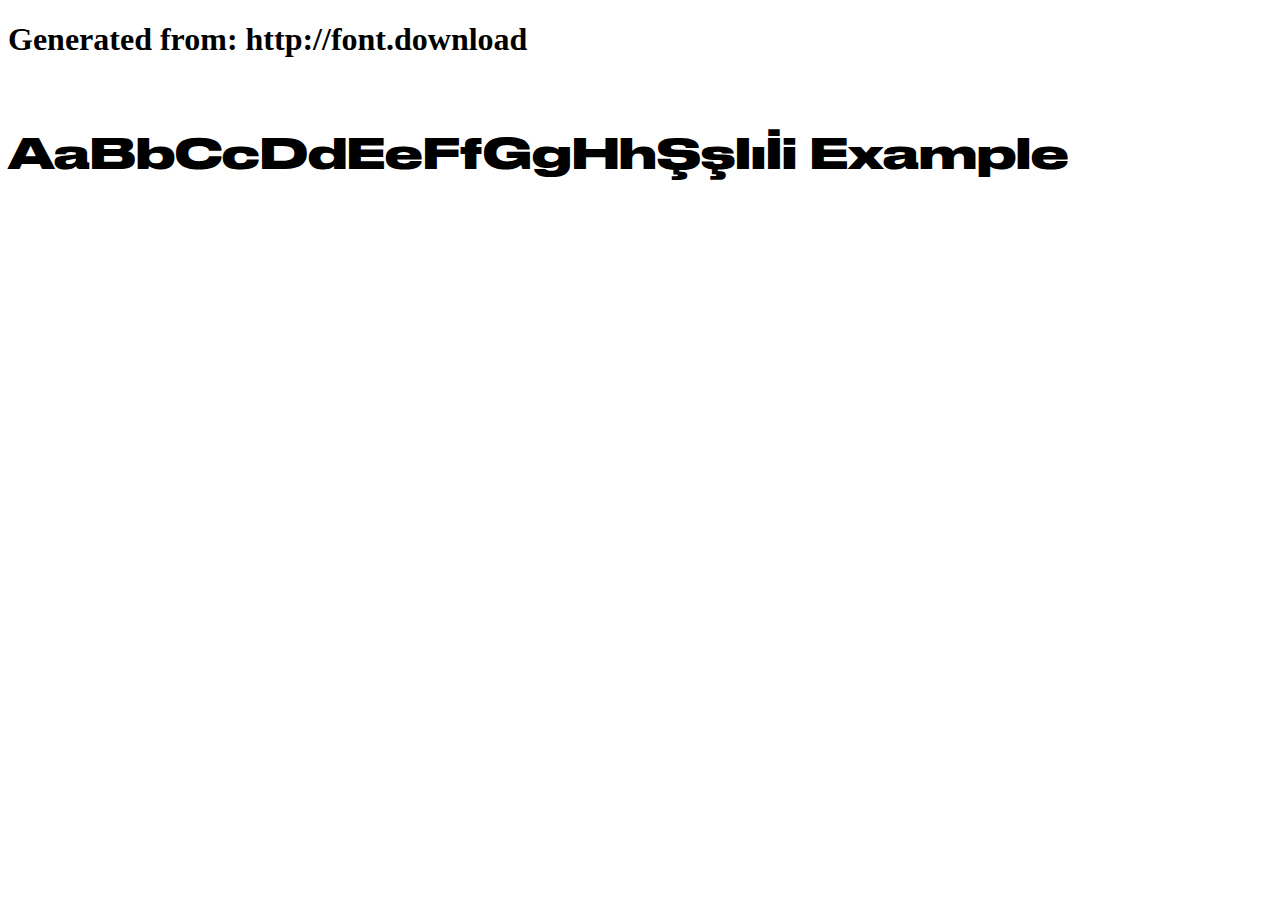
<file: fonts/drukWide/example.html>
<!DOCTYPE html>
<html xmlns="http://www.w3.org/1999/xhtml">
<head>
    <meta http-equiv="Content-Type" content="text/html; charset=utf-8"/>
    <link rel="stylesheet" type="text/css"
          href="style.css"/>
</head>

<body>

<h1>Generated from: http://font.download</h1><br/>
<h1 style="font-family:'Druk Wide Bold Bold';font-weight:normal;font-size:42px">AaBbCcDdEeFfGgHhŞşIıİi Example</h1>


</body>
</html>
</file>
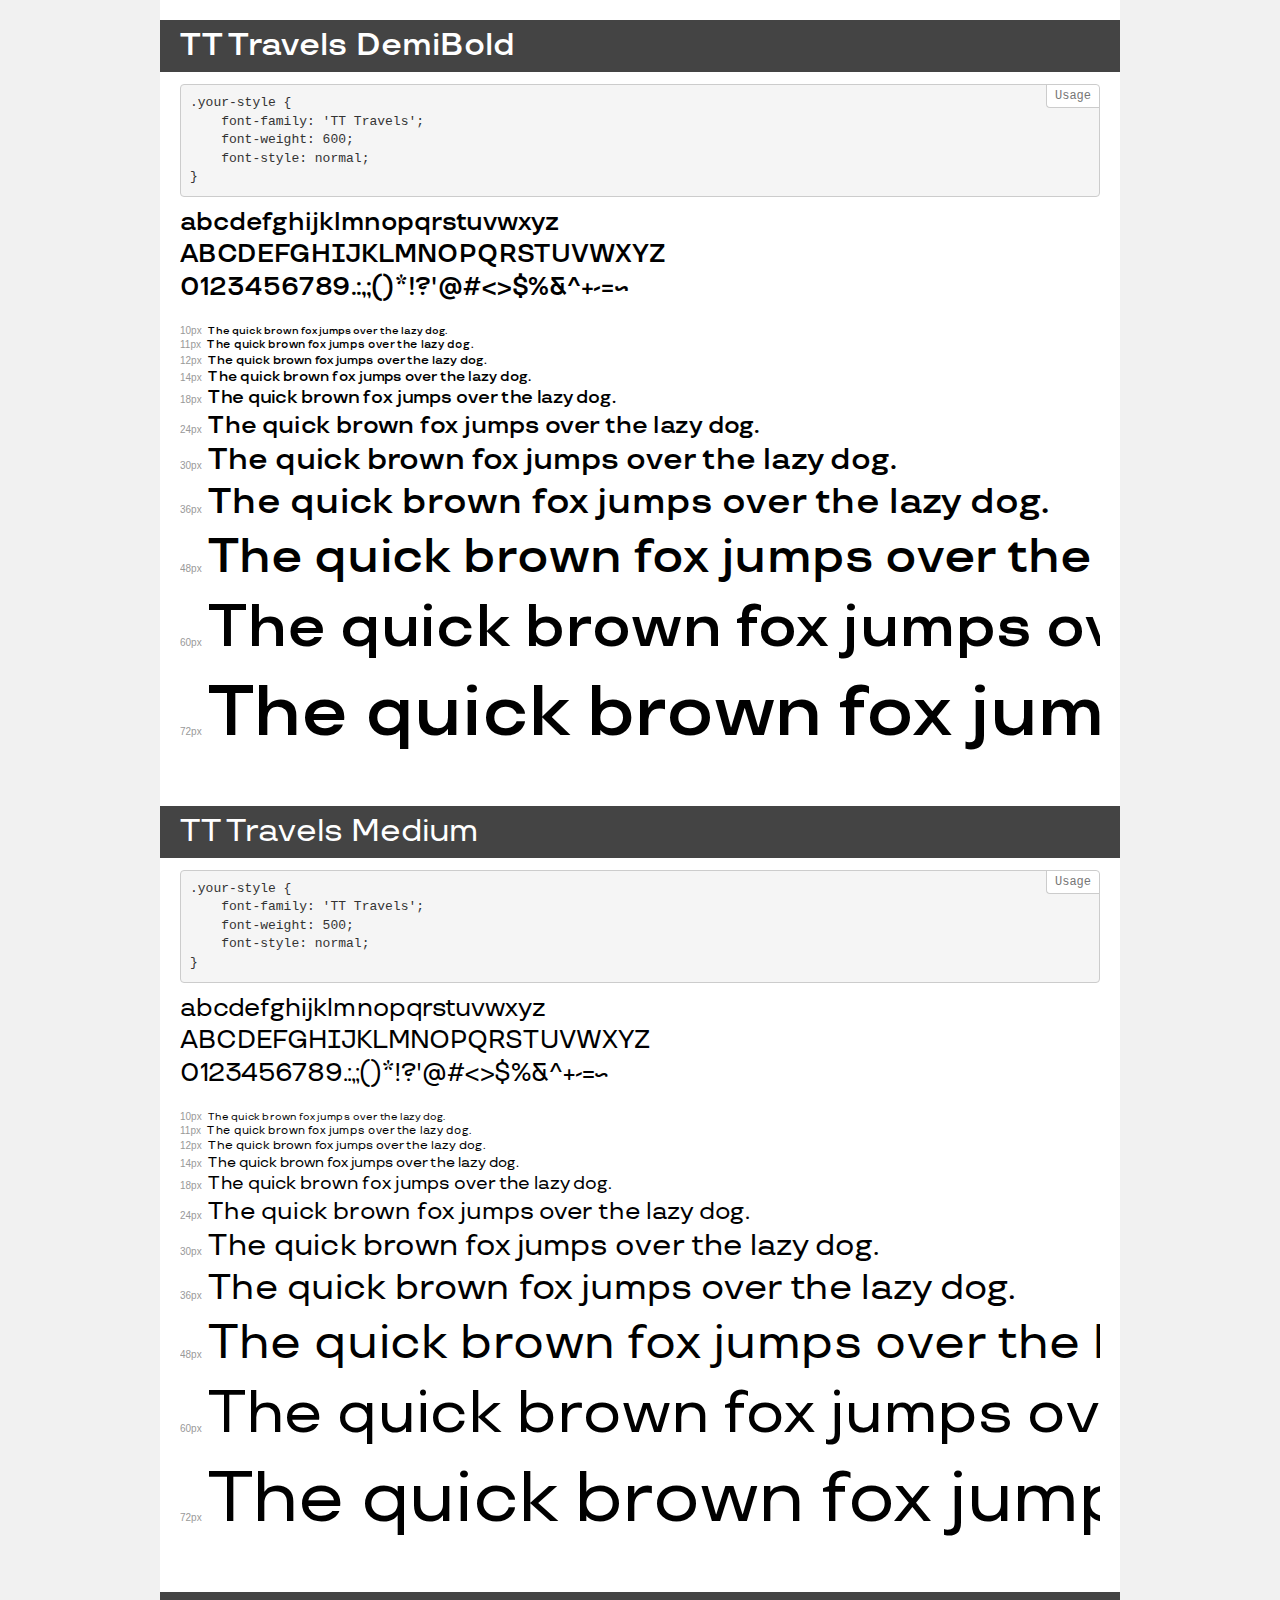
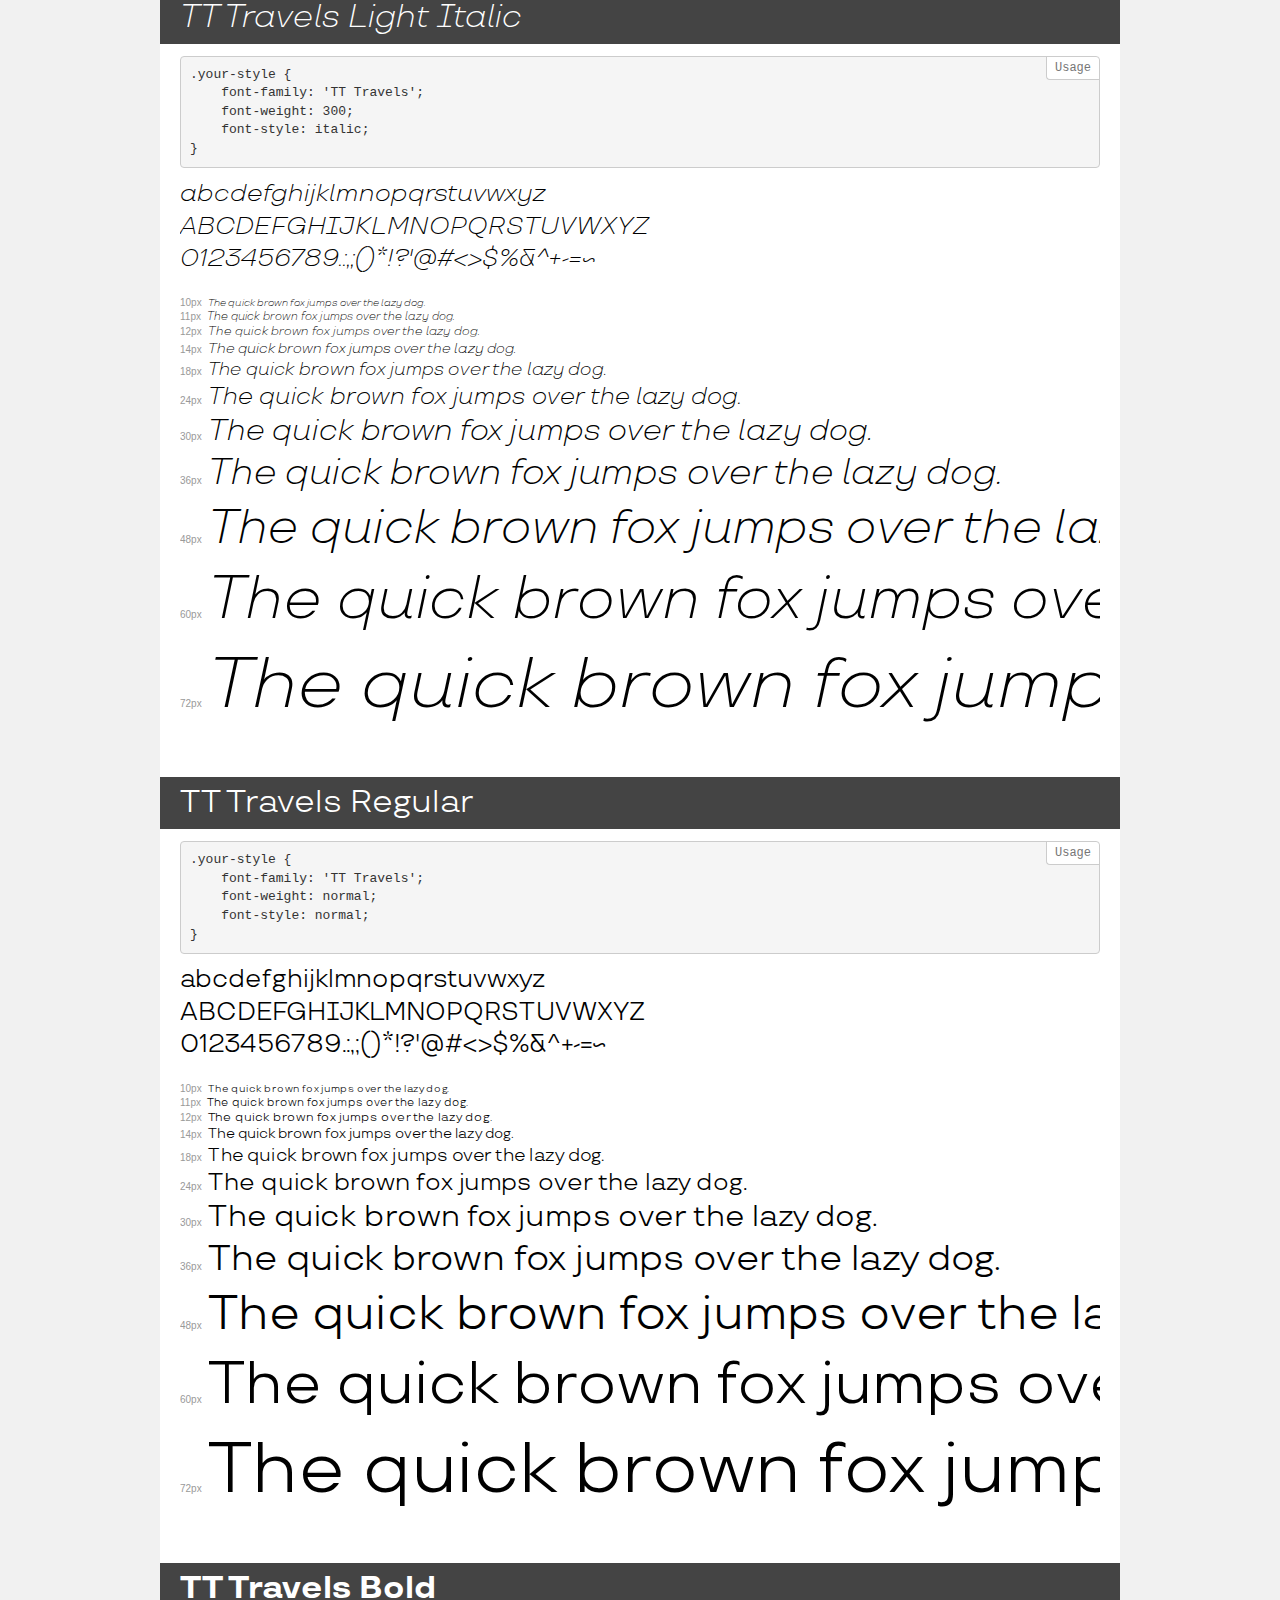
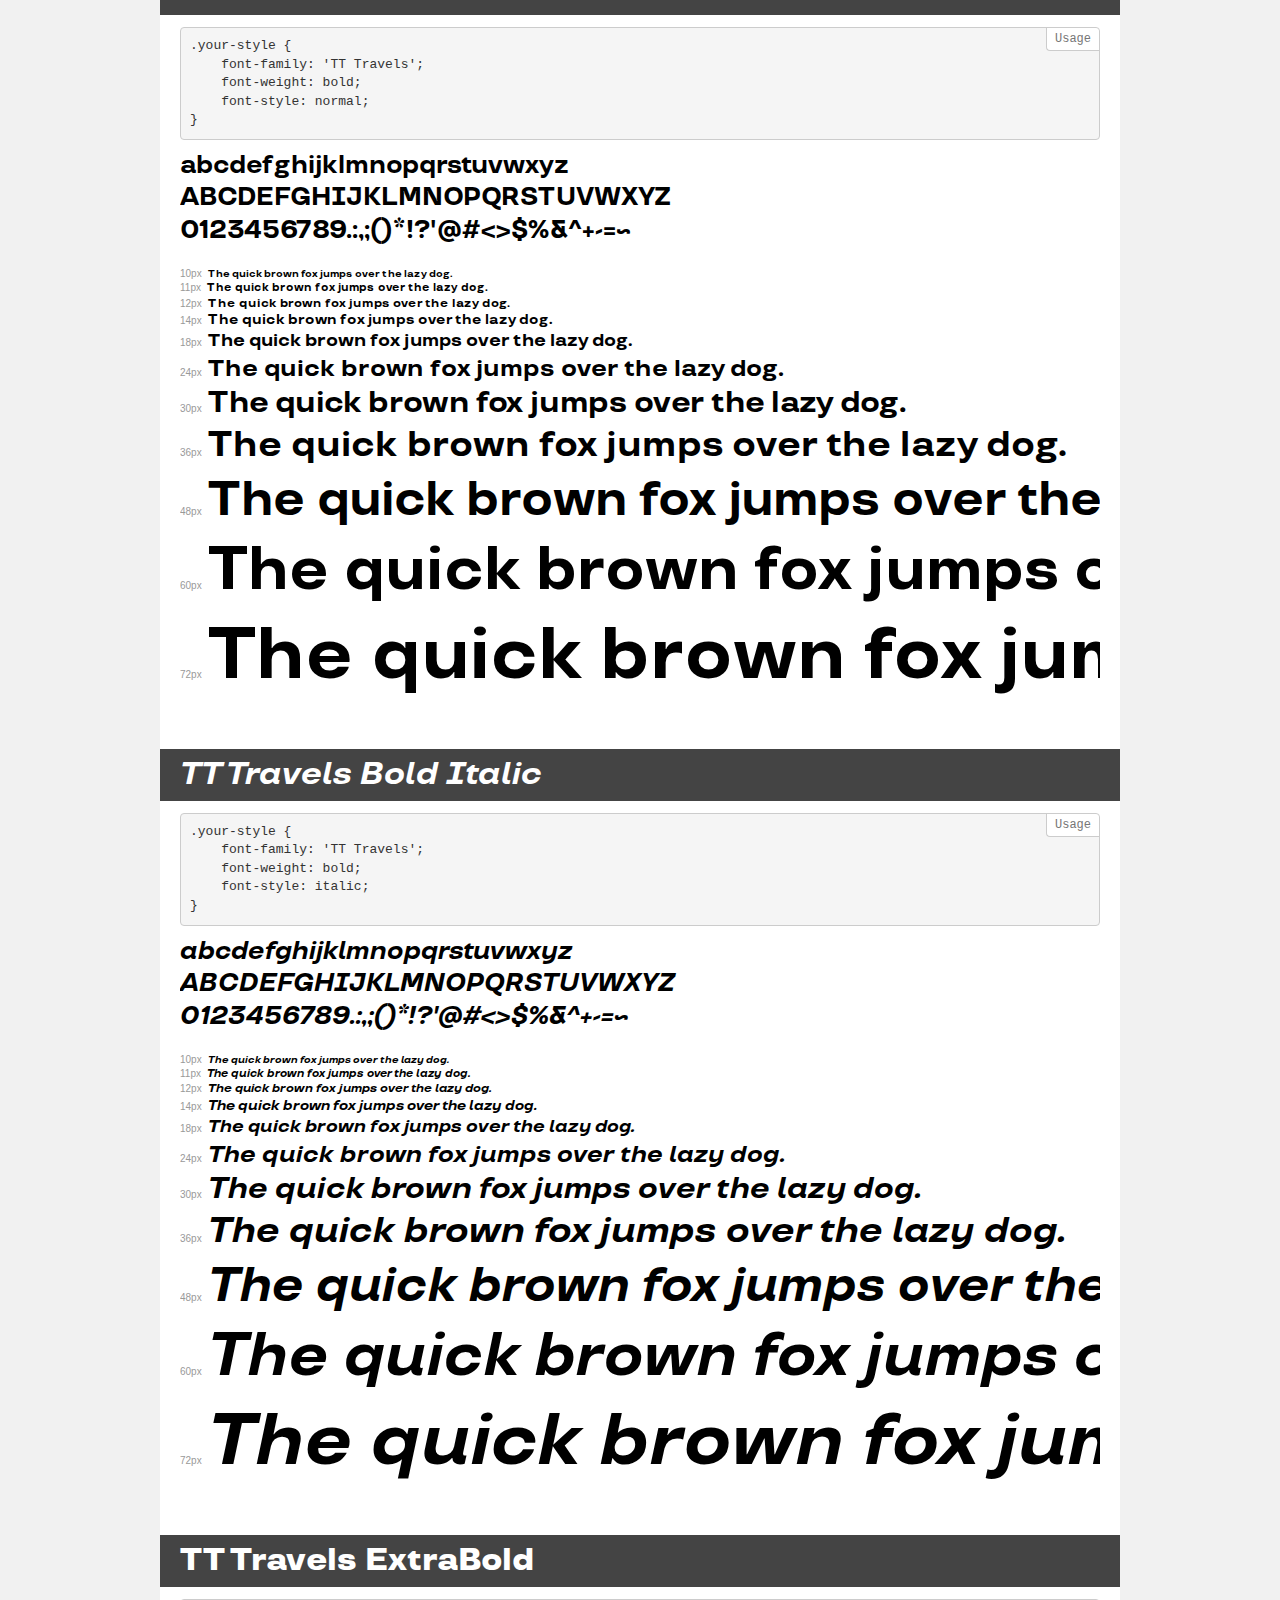
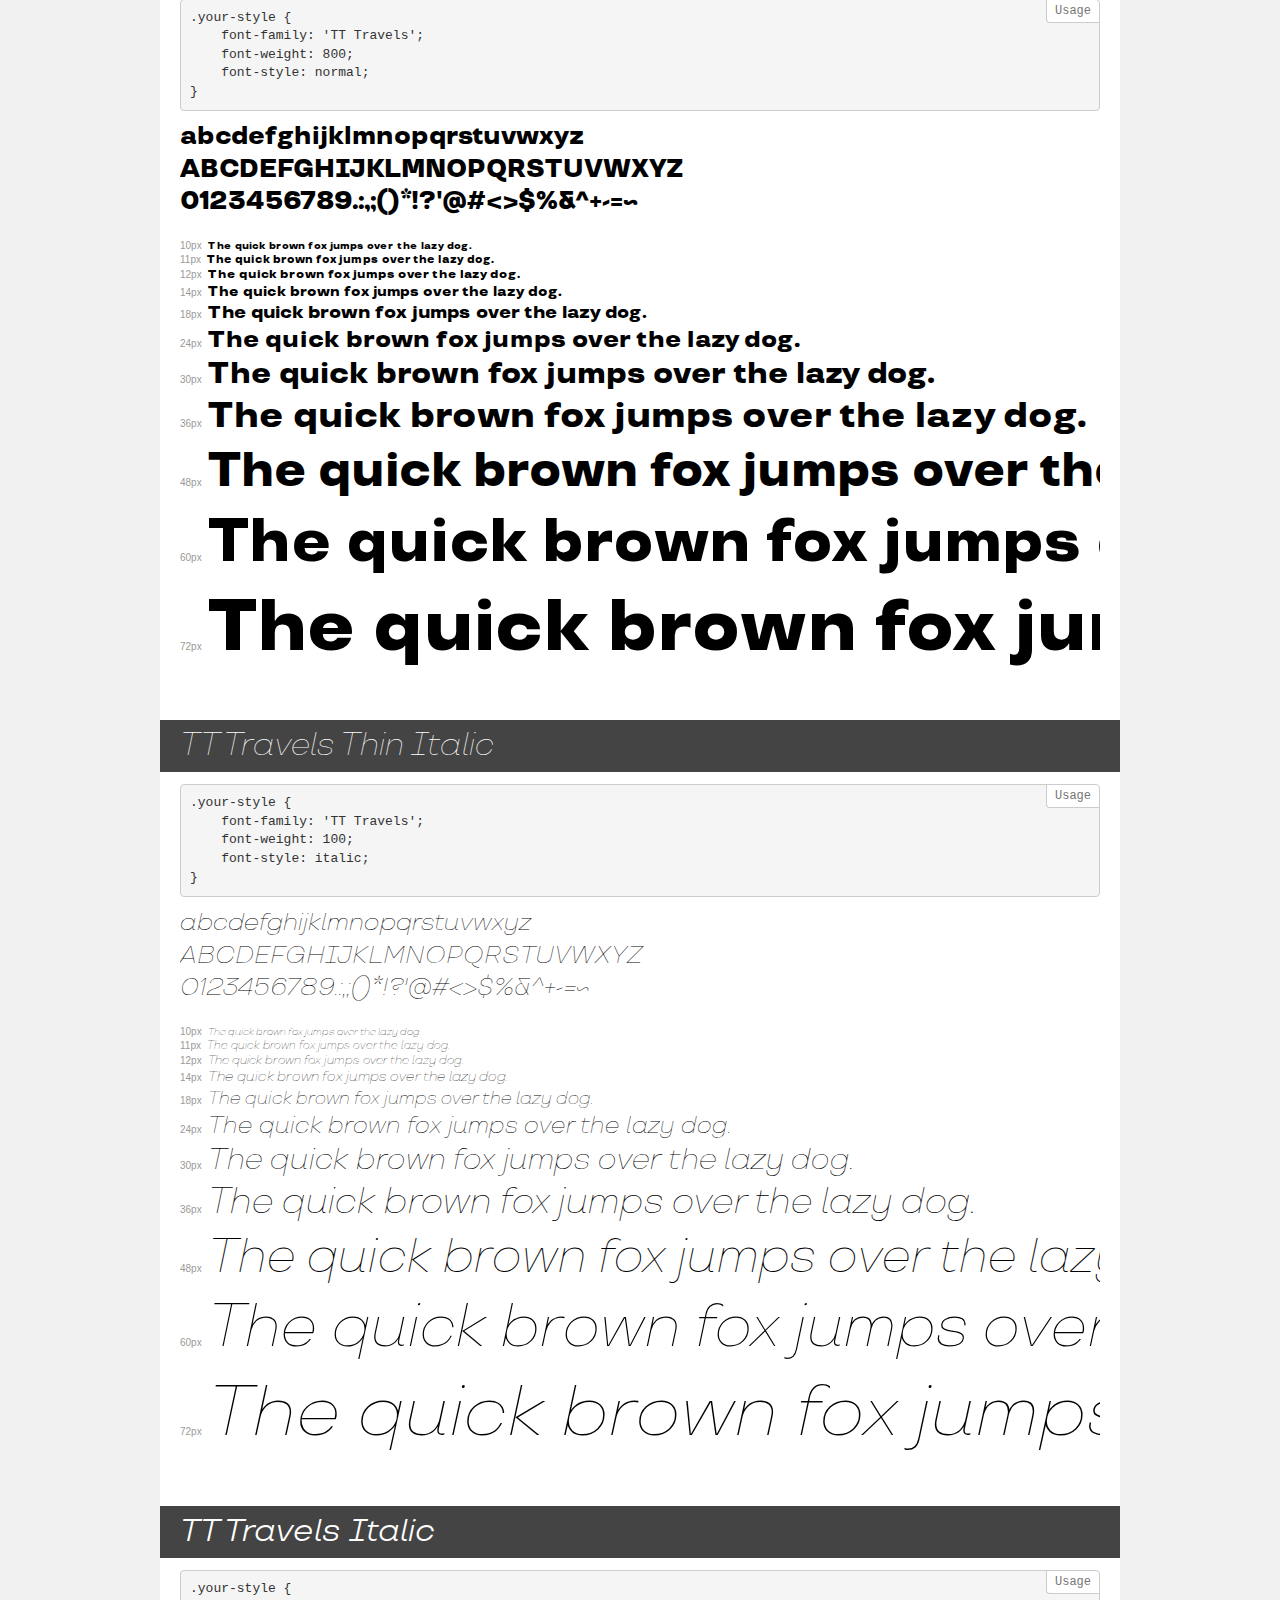
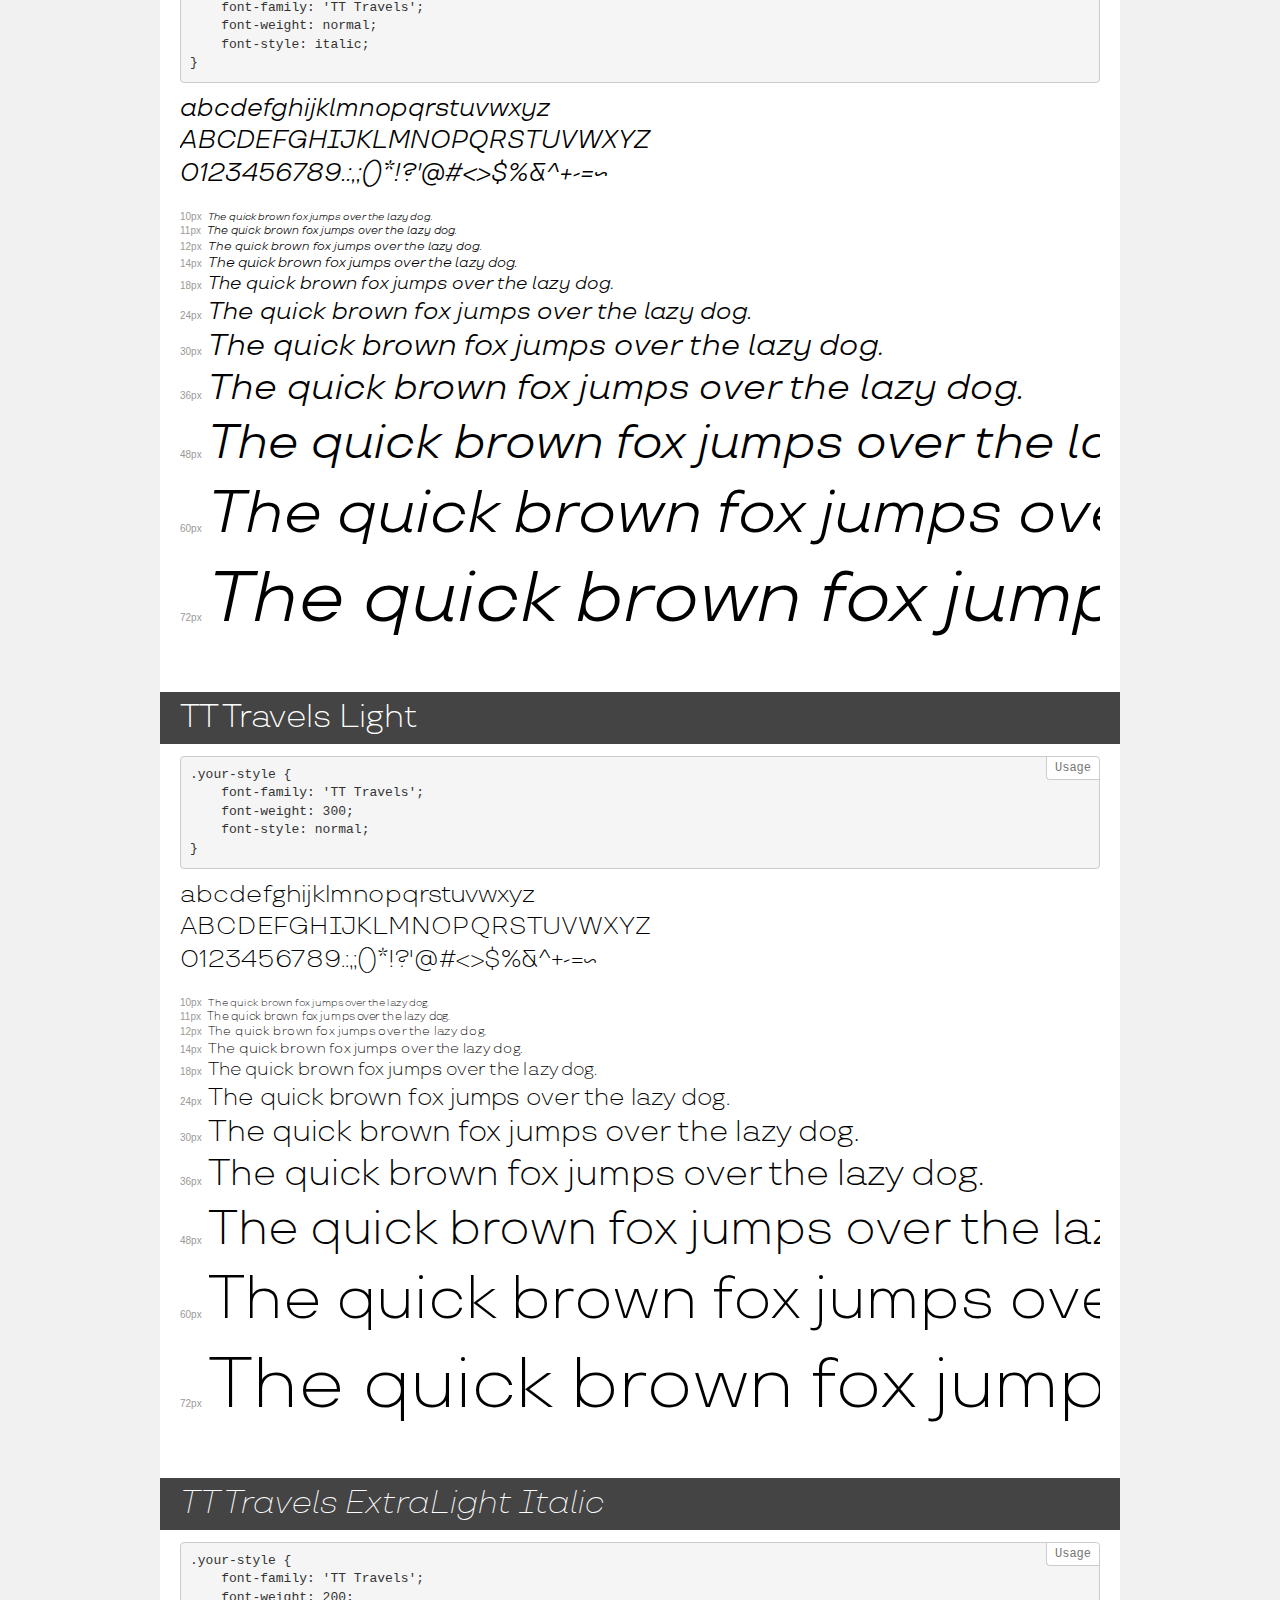
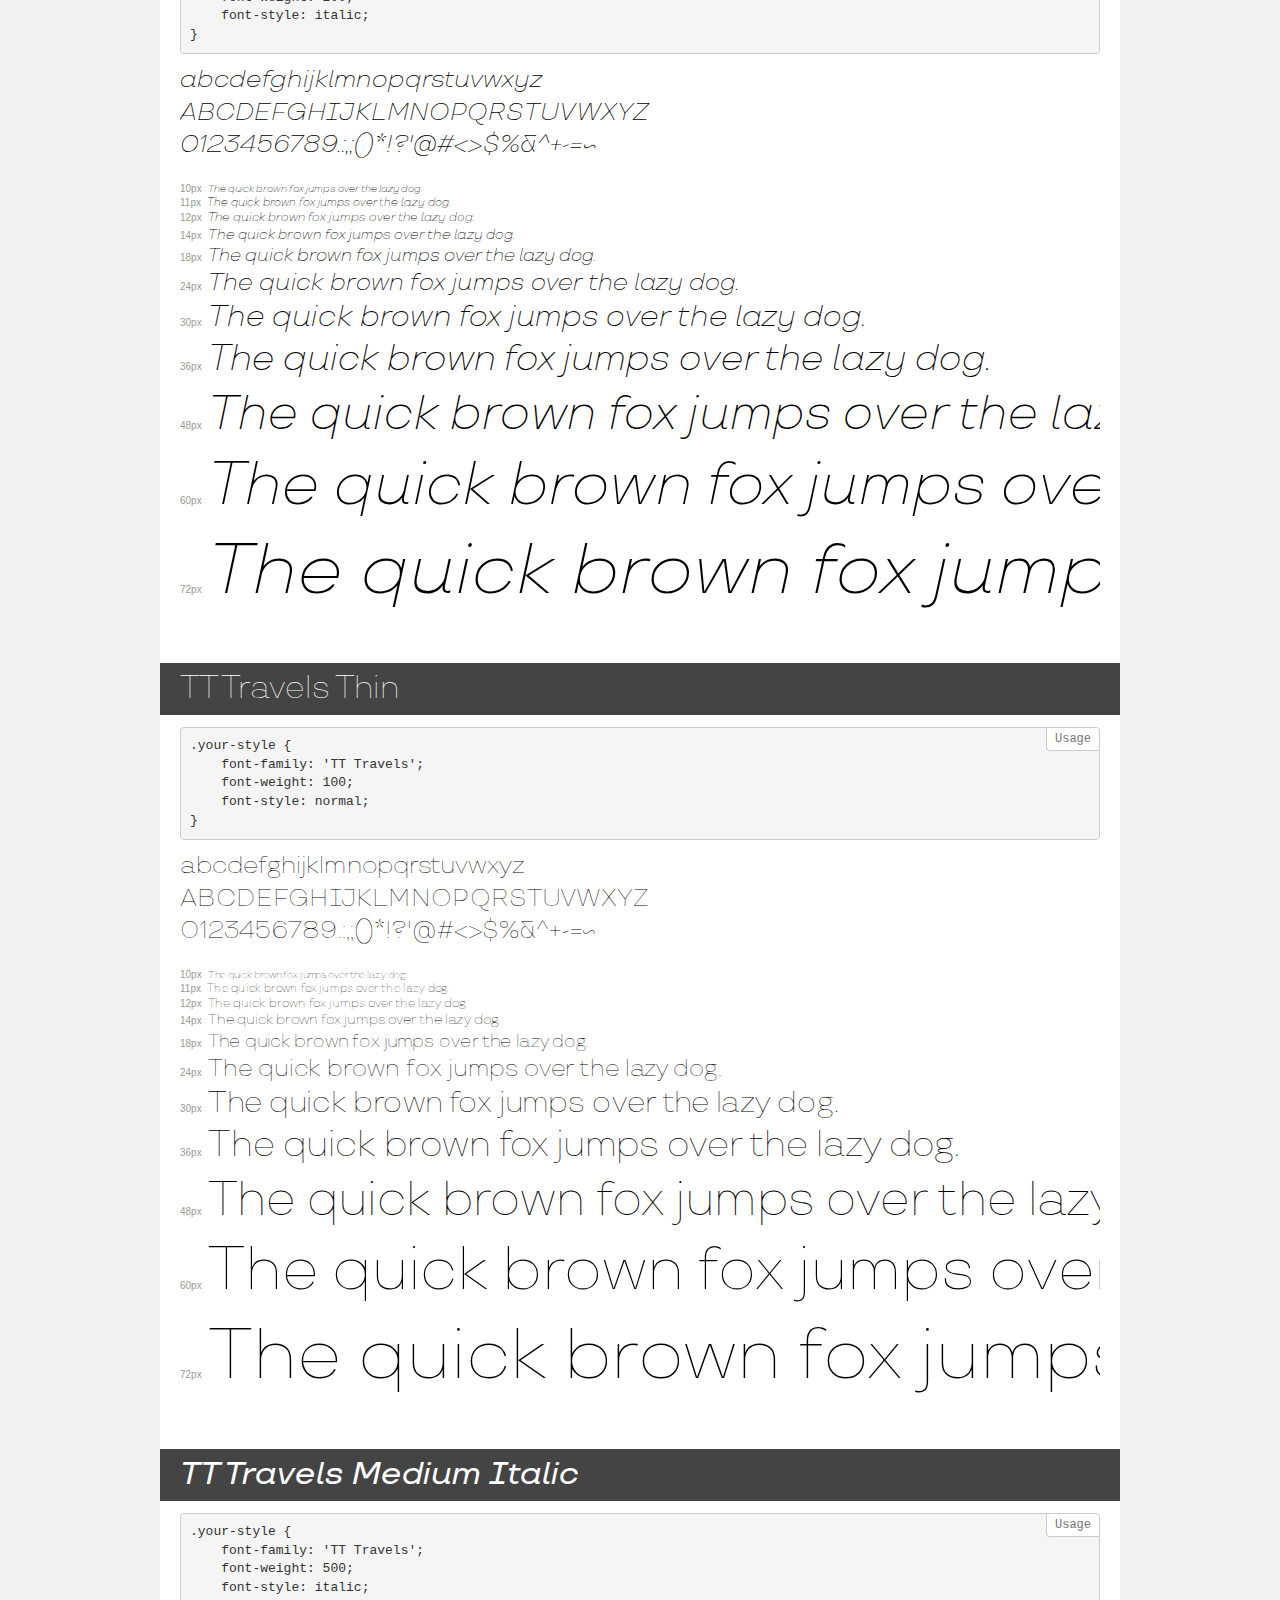
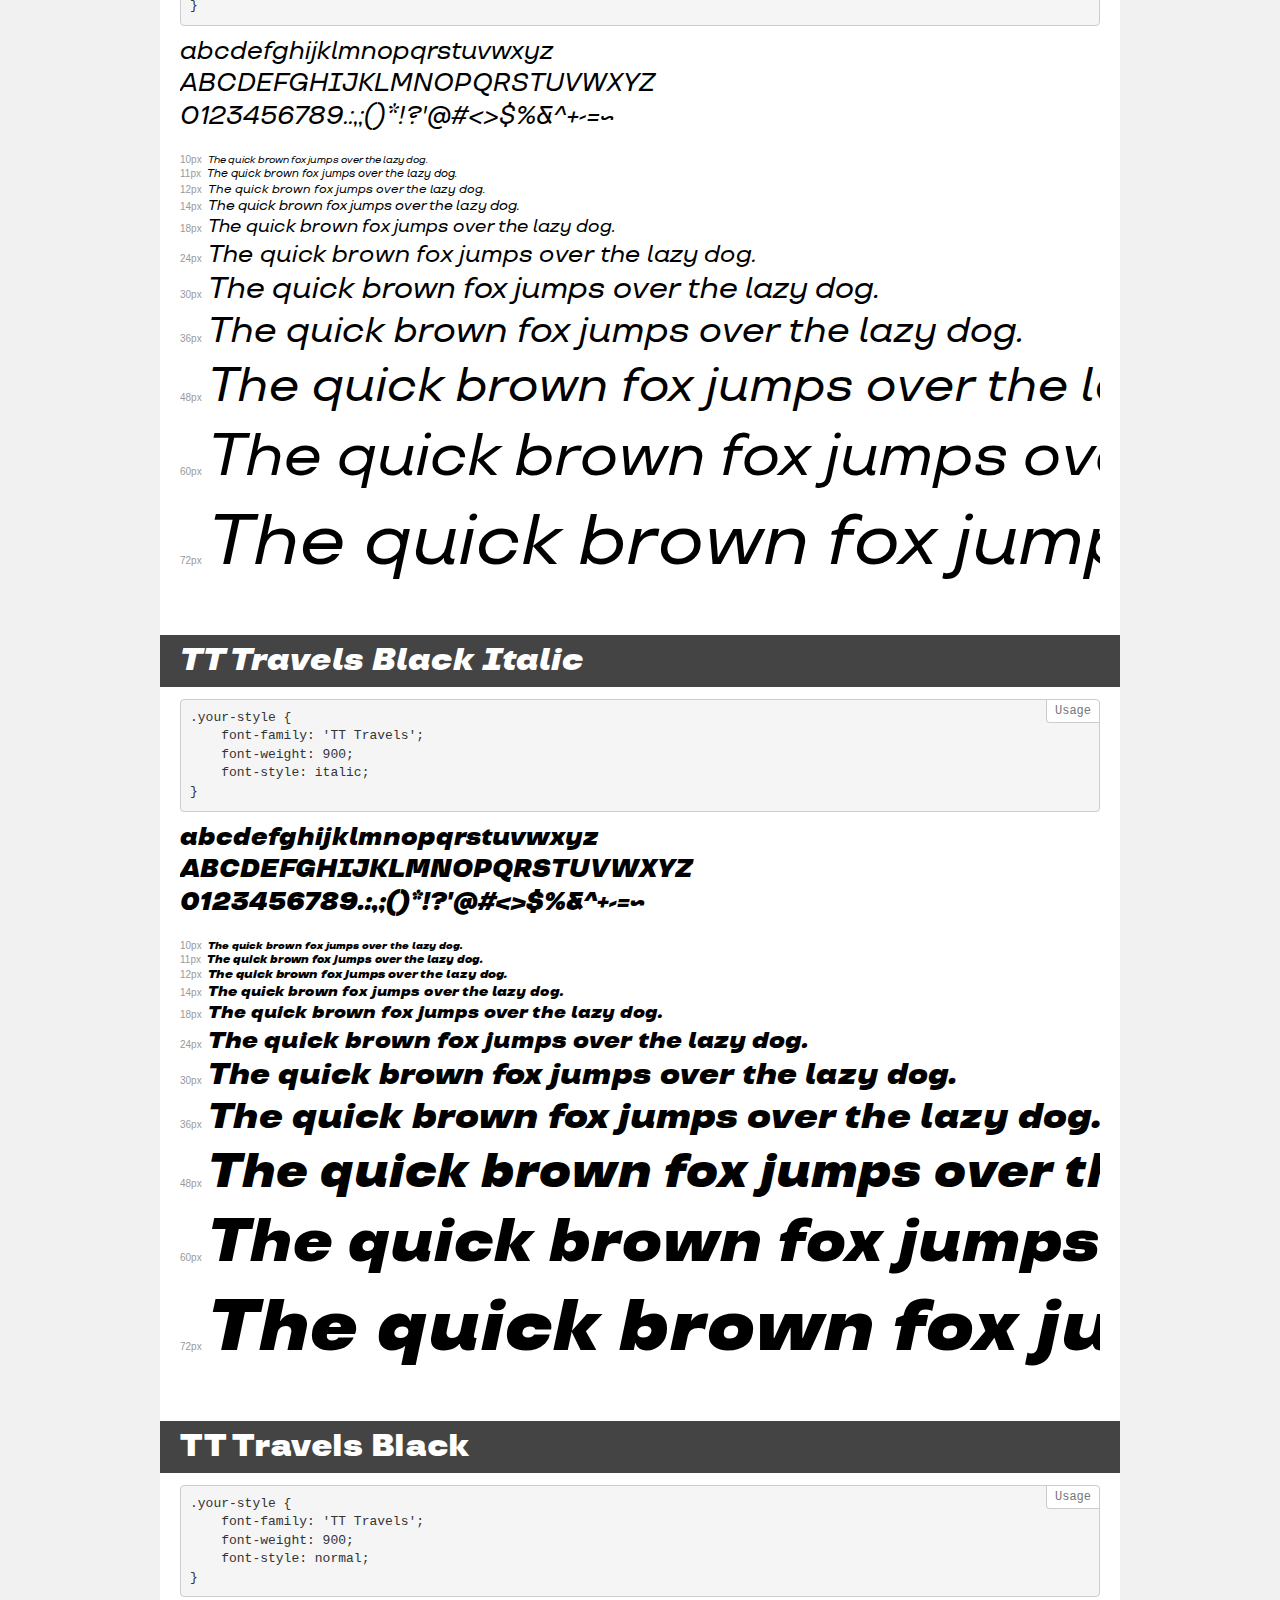
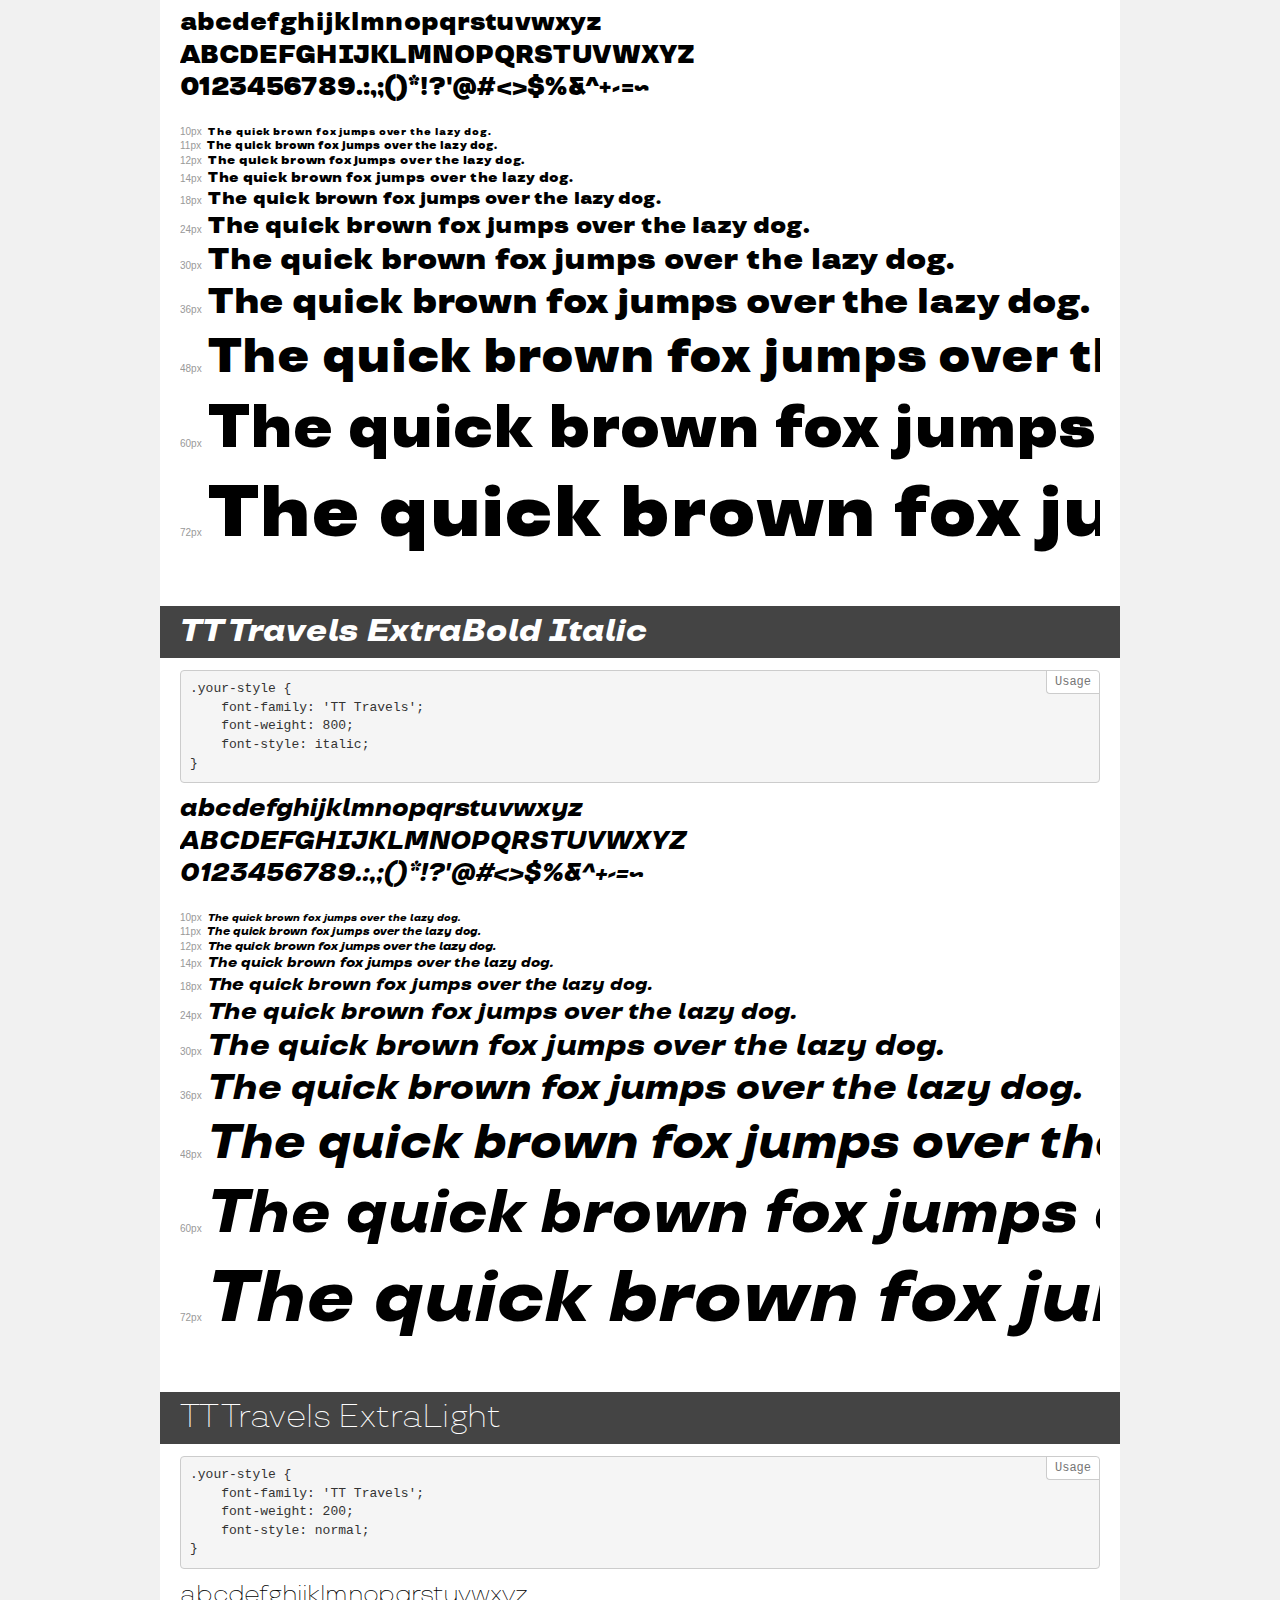
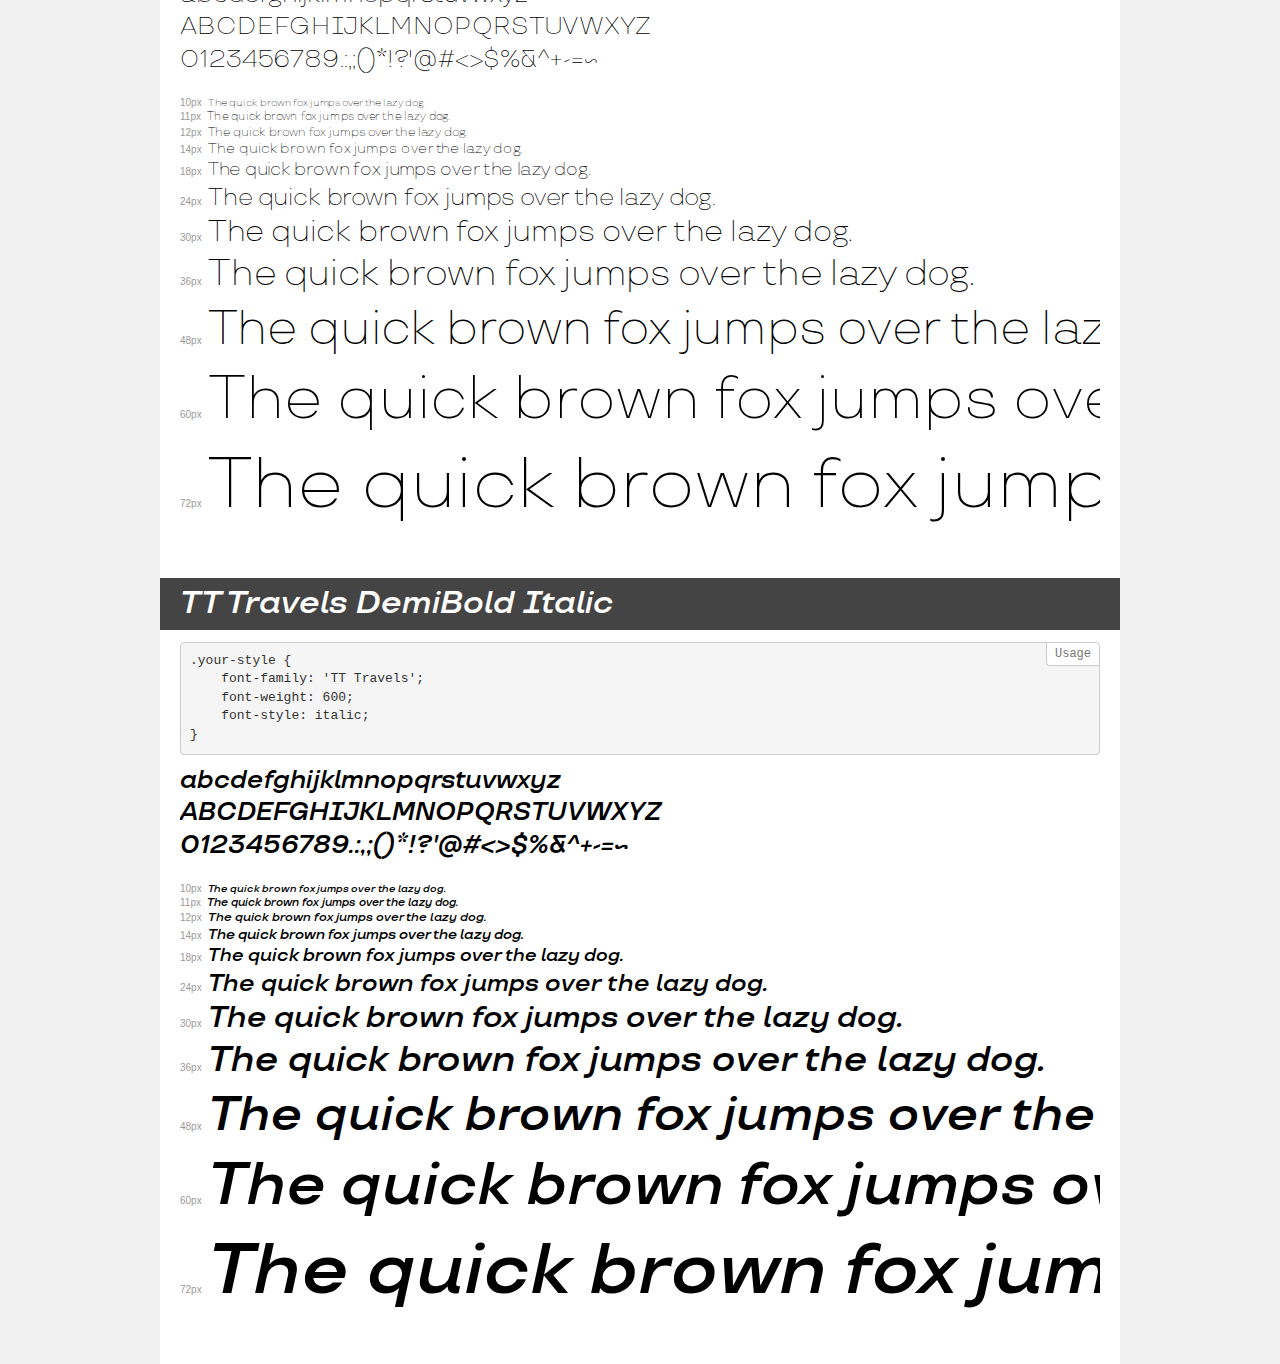
<file: fonts/TTTravels/demo.html>
<!DOCTYPE html>
<html>
<head>
    <meta charset="utf-8">
    <meta http-equiv="X-UA-Compatible" content="IE=edge">
    <meta name="viewport" content="width=device-width, initial-scale=1">
    <meta name="robots" content="noindex, noarchive">
    <meta name="format-detection" content="telephone=no">
    <title>Transfonter demo</title>
    <link href="stylesheet.css" rel="stylesheet">
    <style>
        /*
        http://meyerweb.com/eric/tools/css/reset/
        v2.0 | 20110126
        License: none (public domain)
        */
        html, body, div, span, applet, object, iframe,
        h1, h2, h3, h4, h5, h6, p, blockquote, pre,
        a, abbr, acronym, address, big, cite, code,
        del, dfn, em, img, ins, kbd, q, s, samp,
        small, strike, strong, sub, sup, tt, var,
        b, u, i, center,
        dl, dt, dd, ol, ul, li,
        fieldset, form, label, legend,
        table, caption, tbody, tfoot, thead, tr, th, td,
        article, aside, canvas, details, embed,
        figure, figcaption, footer, header, hgroup,
        menu, nav, output, ruby, section, summary,
        time, mark, audio, video {
            margin: 0;
            padding: 0;
            border: 0;
            font-size: 100%;
            font: inherit;
            vertical-align: baseline;
        }
        /* HTML5 display-role reset for older browsers */
        article, aside, details, figcaption, figure,
        footer, header, hgroup, menu, nav, section {
            display: block;
        }
        body {
            line-height: 1;
        }
        ol, ul {
            list-style: none;
        }
        blockquote, q {
            quotes: none;
        }
        blockquote:before, blockquote:after,
        q:before, q:after {
            content: '';
            content: none;
        }
        table {
            border-collapse: collapse;
            border-spacing: 0;
        }
        /* common styles */
        body {
            background: #f1f1f1;
            color: #000;
        }
        .page {
            background: #fff;
            width: 920px;
            margin: 0 auto;
            padding: 20px 20px 0 20px;
            overflow: hidden;
        }
        .font-container {
            overflow-x: auto;
            overflow-y: hidden;
            margin-bottom: 40px;
            line-height: 1.3;
            white-space: nowrap;
            padding-bottom: 5px;
        }
        h1 {
            position: relative;
            background: #444;
            font-size: 32px;
            color: #fff;
            padding: 10px 20px;
            margin: 0 -20px 12px -20px;
        }
        .letters {
            font-size: 25px;
            margin-bottom: 20px;
        }
        .s10:before {
            content: '10px';
        }
        .s11:before {
            content: '11px';
        }
        .s12:before {
            content: '12px';
        }
        .s14:before {
            content: '14px';
        }
        .s18:before {
            content: '18px';
        }
        .s24:before {
            content: '24px';
        }
        .s30:before {
            content: '30px';
        }
        .s36:before {
            content: '36px';
        }
        .s48:before {
            content: '48px';
        }
        .s60:before {
            content: '60px';
        }
        .s72:before {
            content: '72px';
        }
        .s10:before, .s11:before, .s12:before, .s14:before,
        .s18:before, .s24:before, .s30:before, .s36:before,
        .s48:before, .s60:before, .s72:before {
            font-family: Arial, sans-serif;
            font-size: 10px;
            font-weight: normal;
            font-style: normal;
            color: #999;
            padding-right: 6px;
        }
        pre {
            display: block;
            position: relative;
            padding: 9px;
            margin: 0 0 10px;
            font-family: Monaco, Menlo, Consolas, "Courier New", monospace !important;
            font-size: 13px;
            line-height: 1.428571429;
            color: #333;
            font-weight: normal !important;
            font-style: normal !important;
            background-color: #f5f5f5;
            border: 1px solid #ccc;
            overflow-x: auto;
            border-radius: 4px;
        }
        pre:after {
            display: block;
            position: absolute;
            right: 0;
            top: 0;
            content: 'Usage';
            line-height: 1;
            padding: 5px 8px;
            font-size: 12px;
            color: #767676;
            background-color: #fff;
            border: 1px solid #ccc;
            border-right: none;
            border-top: none;
            border-radius: 0 4px 0 4px;
            z-index: 10;
        }
        /* responsive */
        @media (max-width: 959px) {
            .page {
                width: auto;
                margin: 0;
            }
        }
    </style>
</head>
<body>
<div class="page">
    <div class="demo" style="font-family: 'TT Travels'; font-weight: 600; font-style: normal;">
        <h1>TT Travels DemiBold</h1>
        <pre>.your-style {
    font-family: 'TT Travels';
    font-weight: 600;
    font-style: normal;
}</pre>
        <div class="font-container">
            <p class="letters">
                abcdefghijklmnopqrstuvwxyz<br>
ABCDEFGHIJKLMNOPQRSTUVWXYZ<br>
                0123456789.:,;()*!?'@#<>$%&^+-=~
            </p>
            <p class="s10" style="font-size: 10px;">The quick brown fox jumps over the lazy dog.</p>
            <p class="s11" style="font-size: 11px;">The quick brown fox jumps over the lazy dog.</p>
            <p class="s12" style="font-size: 12px;">The quick brown fox jumps over the lazy dog.</p>
            <p class="s14" style="font-size: 14px;">The quick brown fox jumps over the lazy dog.</p>
            <p class="s18" style="font-size: 18px;">The quick brown fox jumps over the lazy dog.</p>
            <p class="s24" style="font-size: 24px;">The quick brown fox jumps over the lazy dog.</p>
            <p class="s30" style="font-size: 30px;">The quick brown fox jumps over the lazy dog.</p>
            <p class="s36" style="font-size: 36px;">The quick brown fox jumps over the lazy dog.</p>
            <p class="s48" style="font-size: 48px;">The quick brown fox jumps over the lazy dog.</p>
            <p class="s60" style="font-size: 60px;">The quick brown fox jumps over the lazy dog.</p>
            <p class="s72" style="font-size: 72px;">The quick brown fox jumps over the lazy dog.</p>
        </div>
    </div>
    <div class="demo" style="font-family: 'TT Travels'; font-weight: 500; font-style: normal;">
        <h1>TT Travels Medium</h1>
        <pre>.your-style {
    font-family: 'TT Travels';
    font-weight: 500;
    font-style: normal;
}</pre>
        <div class="font-container">
            <p class="letters">
                abcdefghijklmnopqrstuvwxyz<br>
ABCDEFGHIJKLMNOPQRSTUVWXYZ<br>
                0123456789.:,;()*!?'@#<>$%&^+-=~
            </p>
            <p class="s10" style="font-size: 10px;">The quick brown fox jumps over the lazy dog.</p>
            <p class="s11" style="font-size: 11px;">The quick brown fox jumps over the lazy dog.</p>
            <p class="s12" style="font-size: 12px;">The quick brown fox jumps over the lazy dog.</p>
            <p class="s14" style="font-size: 14px;">The quick brown fox jumps over the lazy dog.</p>
            <p class="s18" style="font-size: 18px;">The quick brown fox jumps over the lazy dog.</p>
            <p class="s24" style="font-size: 24px;">The quick brown fox jumps over the lazy dog.</p>
            <p class="s30" style="font-size: 30px;">The quick brown fox jumps over the lazy dog.</p>
            <p class="s36" style="font-size: 36px;">The quick brown fox jumps over the lazy dog.</p>
            <p class="s48" style="font-size: 48px;">The quick brown fox jumps over the lazy dog.</p>
            <p class="s60" style="font-size: 60px;">The quick brown fox jumps over the lazy dog.</p>
            <p class="s72" style="font-size: 72px;">The quick brown fox jumps over the lazy dog.</p>
        </div>
    </div>
    <div class="demo" style="font-family: 'TT Travels'; font-weight: 300; font-style: italic;">
        <h1>TT Travels Light Italic</h1>
        <pre>.your-style {
    font-family: 'TT Travels';
    font-weight: 300;
    font-style: italic;
}</pre>
        <div class="font-container">
            <p class="letters">
                abcdefghijklmnopqrstuvwxyz<br>
ABCDEFGHIJKLMNOPQRSTUVWXYZ<br>
                0123456789.:,;()*!?'@#<>$%&^+-=~
            </p>
            <p class="s10" style="font-size: 10px;">The quick brown fox jumps over the lazy dog.</p>
            <p class="s11" style="font-size: 11px;">The quick brown fox jumps over the lazy dog.</p>
            <p class="s12" style="font-size: 12px;">The quick brown fox jumps over the lazy dog.</p>
            <p class="s14" style="font-size: 14px;">The quick brown fox jumps over the lazy dog.</p>
            <p class="s18" style="font-size: 18px;">The quick brown fox jumps over the lazy dog.</p>
            <p class="s24" style="font-size: 24px;">The quick brown fox jumps over the lazy dog.</p>
            <p class="s30" style="font-size: 30px;">The quick brown fox jumps over the lazy dog.</p>
            <p class="s36" style="font-size: 36px;">The quick brown fox jumps over the lazy dog.</p>
            <p class="s48" style="font-size: 48px;">The quick brown fox jumps over the lazy dog.</p>
            <p class="s60" style="font-size: 60px;">The quick brown fox jumps over the lazy dog.</p>
            <p class="s72" style="font-size: 72px;">The quick brown fox jumps over the lazy dog.</p>
        </div>
    </div>
    <div class="demo" style="font-family: 'TT Travels'; font-weight: normal; font-style: normal;">
        <h1>TT Travels Regular</h1>
        <pre>.your-style {
    font-family: 'TT Travels';
    font-weight: normal;
    font-style: normal;
}</pre>
        <div class="font-container">
            <p class="letters">
                abcdefghijklmnopqrstuvwxyz<br>
ABCDEFGHIJKLMNOPQRSTUVWXYZ<br>
                0123456789.:,;()*!?'@#<>$%&^+-=~
            </p>
            <p class="s10" style="font-size: 10px;">The quick brown fox jumps over the lazy dog.</p>
            <p class="s11" style="font-size: 11px;">The quick brown fox jumps over the lazy dog.</p>
            <p class="s12" style="font-size: 12px;">The quick brown fox jumps over the lazy dog.</p>
            <p class="s14" style="font-size: 14px;">The quick brown fox jumps over the lazy dog.</p>
            <p class="s18" style="font-size: 18px;">The quick brown fox jumps over the lazy dog.</p>
            <p class="s24" style="font-size: 24px;">The quick brown fox jumps over the lazy dog.</p>
            <p class="s30" style="font-size: 30px;">The quick brown fox jumps over the lazy dog.</p>
            <p class="s36" style="font-size: 36px;">The quick brown fox jumps over the lazy dog.</p>
            <p class="s48" style="font-size: 48px;">The quick brown fox jumps over the lazy dog.</p>
            <p class="s60" style="font-size: 60px;">The quick brown fox jumps over the lazy dog.</p>
            <p class="s72" style="font-size: 72px;">The quick brown fox jumps over the lazy dog.</p>
        </div>
    </div>
    <div class="demo" style="font-family: 'TT Travels'; font-weight: bold; font-style: normal;">
        <h1>TT Travels Bold</h1>
        <pre>.your-style {
    font-family: 'TT Travels';
    font-weight: bold;
    font-style: normal;
}</pre>
        <div class="font-container">
            <p class="letters">
                abcdefghijklmnopqrstuvwxyz<br>
ABCDEFGHIJKLMNOPQRSTUVWXYZ<br>
                0123456789.:,;()*!?'@#<>$%&^+-=~
            </p>
            <p class="s10" style="font-size: 10px;">The quick brown fox jumps over the lazy dog.</p>
            <p class="s11" style="font-size: 11px;">The quick brown fox jumps over the lazy dog.</p>
            <p class="s12" style="font-size: 12px;">The quick brown fox jumps over the lazy dog.</p>
            <p class="s14" style="font-size: 14px;">The quick brown fox jumps over the lazy dog.</p>
            <p class="s18" style="font-size: 18px;">The quick brown fox jumps over the lazy dog.</p>
            <p class="s24" style="font-size: 24px;">The quick brown fox jumps over the lazy dog.</p>
            <p class="s30" style="font-size: 30px;">The quick brown fox jumps over the lazy dog.</p>
            <p class="s36" style="font-size: 36px;">The quick brown fox jumps over the lazy dog.</p>
            <p class="s48" style="font-size: 48px;">The quick brown fox jumps over the lazy dog.</p>
            <p class="s60" style="font-size: 60px;">The quick brown fox jumps over the lazy dog.</p>
            <p class="s72" style="font-size: 72px;">The quick brown fox jumps over the lazy dog.</p>
        </div>
    </div>
    <div class="demo" style="font-family: 'TT Travels'; font-weight: bold; font-style: italic;">
        <h1>TT Travels Bold Italic</h1>
        <pre>.your-style {
    font-family: 'TT Travels';
    font-weight: bold;
    font-style: italic;
}</pre>
        <div class="font-container">
            <p class="letters">
                abcdefghijklmnopqrstuvwxyz<br>
ABCDEFGHIJKLMNOPQRSTUVWXYZ<br>
                0123456789.:,;()*!?'@#<>$%&^+-=~
            </p>
            <p class="s10" style="font-size: 10px;">The quick brown fox jumps over the lazy dog.</p>
            <p class="s11" style="font-size: 11px;">The quick brown fox jumps over the lazy dog.</p>
            <p class="s12" style="font-size: 12px;">The quick brown fox jumps over the lazy dog.</p>
            <p class="s14" style="font-size: 14px;">The quick brown fox jumps over the lazy dog.</p>
            <p class="s18" style="font-size: 18px;">The quick brown fox jumps over the lazy dog.</p>
            <p class="s24" style="font-size: 24px;">The quick brown fox jumps over the lazy dog.</p>
            <p class="s30" style="font-size: 30px;">The quick brown fox jumps over the lazy dog.</p>
            <p class="s36" style="font-size: 36px;">The quick brown fox jumps over the lazy dog.</p>
            <p class="s48" style="font-size: 48px;">The quick brown fox jumps over the lazy dog.</p>
            <p class="s60" style="font-size: 60px;">The quick brown fox jumps over the lazy dog.</p>
            <p class="s72" style="font-size: 72px;">The quick brown fox jumps over the lazy dog.</p>
        </div>
    </div>
    <div class="demo" style="font-family: 'TT Travels'; font-weight: 800; font-style: normal;">
        <h1>TT Travels ExtraBold</h1>
        <pre>.your-style {
    font-family: 'TT Travels';
    font-weight: 800;
    font-style: normal;
}</pre>
        <div class="font-container">
            <p class="letters">
                abcdefghijklmnopqrstuvwxyz<br>
ABCDEFGHIJKLMNOPQRSTUVWXYZ<br>
                0123456789.:,;()*!?'@#<>$%&^+-=~
            </p>
            <p class="s10" style="font-size: 10px;">The quick brown fox jumps over the lazy dog.</p>
            <p class="s11" style="font-size: 11px;">The quick brown fox jumps over the lazy dog.</p>
            <p class="s12" style="font-size: 12px;">The quick brown fox jumps over the lazy dog.</p>
            <p class="s14" style="font-size: 14px;">The quick brown fox jumps over the lazy dog.</p>
            <p class="s18" style="font-size: 18px;">The quick brown fox jumps over the lazy dog.</p>
            <p class="s24" style="font-size: 24px;">The quick brown fox jumps over the lazy dog.</p>
            <p class="s30" style="font-size: 30px;">The quick brown fox jumps over the lazy dog.</p>
            <p class="s36" style="font-size: 36px;">The quick brown fox jumps over the lazy dog.</p>
            <p class="s48" style="font-size: 48px;">The quick brown fox jumps over the lazy dog.</p>
            <p class="s60" style="font-size: 60px;">The quick brown fox jumps over the lazy dog.</p>
            <p class="s72" style="font-size: 72px;">The quick brown fox jumps over the lazy dog.</p>
        </div>
    </div>
    <div class="demo" style="font-family: 'TT Travels'; font-weight: 100; font-style: italic;">
        <h1>TT Travels Thin Italic</h1>
        <pre>.your-style {
    font-family: 'TT Travels';
    font-weight: 100;
    font-style: italic;
}</pre>
        <div class="font-container">
            <p class="letters">
                abcdefghijklmnopqrstuvwxyz<br>
ABCDEFGHIJKLMNOPQRSTUVWXYZ<br>
                0123456789.:,;()*!?'@#<>$%&^+-=~
            </p>
            <p class="s10" style="font-size: 10px;">The quick brown fox jumps over the lazy dog.</p>
            <p class="s11" style="font-size: 11px;">The quick brown fox jumps over the lazy dog.</p>
            <p class="s12" style="font-size: 12px;">The quick brown fox jumps over the lazy dog.</p>
            <p class="s14" style="font-size: 14px;">The quick brown fox jumps over the lazy dog.</p>
            <p class="s18" style="font-size: 18px;">The quick brown fox jumps over the lazy dog.</p>
            <p class="s24" style="font-size: 24px;">The quick brown fox jumps over the lazy dog.</p>
            <p class="s30" style="font-size: 30px;">The quick brown fox jumps over the lazy dog.</p>
            <p class="s36" style="font-size: 36px;">The quick brown fox jumps over the lazy dog.</p>
            <p class="s48" style="font-size: 48px;">The quick brown fox jumps over the lazy dog.</p>
            <p class="s60" style="font-size: 60px;">The quick brown fox jumps over the lazy dog.</p>
            <p class="s72" style="font-size: 72px;">The quick brown fox jumps over the lazy dog.</p>
        </div>
    </div>
    <div class="demo" style="font-family: 'TT Travels'; font-weight: normal; font-style: italic;">
        <h1>TT Travels Italic</h1>
        <pre>.your-style {
    font-family: 'TT Travels';
    font-weight: normal;
    font-style: italic;
}</pre>
        <div class="font-container">
            <p class="letters">
                abcdefghijklmnopqrstuvwxyz<br>
ABCDEFGHIJKLMNOPQRSTUVWXYZ<br>
                0123456789.:,;()*!?'@#<>$%&^+-=~
            </p>
            <p class="s10" style="font-size: 10px;">The quick brown fox jumps over the lazy dog.</p>
            <p class="s11" style="font-size: 11px;">The quick brown fox jumps over the lazy dog.</p>
            <p class="s12" style="font-size: 12px;">The quick brown fox jumps over the lazy dog.</p>
            <p class="s14" style="font-size: 14px;">The quick brown fox jumps over the lazy dog.</p>
            <p class="s18" style="font-size: 18px;">The quick brown fox jumps over the lazy dog.</p>
            <p class="s24" style="font-size: 24px;">The quick brown fox jumps over the lazy dog.</p>
            <p class="s30" style="font-size: 30px;">The quick brown fox jumps over the lazy dog.</p>
            <p class="s36" style="font-size: 36px;">The quick brown fox jumps over the lazy dog.</p>
            <p class="s48" style="font-size: 48px;">The quick brown fox jumps over the lazy dog.</p>
            <p class="s60" style="font-size: 60px;">The quick brown fox jumps over the lazy dog.</p>
            <p class="s72" style="font-size: 72px;">The quick brown fox jumps over the lazy dog.</p>
        </div>
    </div>
    <div class="demo" style="font-family: 'TT Travels'; font-weight: 300; font-style: normal;">
        <h1>TT Travels Light</h1>
        <pre>.your-style {
    font-family: 'TT Travels';
    font-weight: 300;
    font-style: normal;
}</pre>
        <div class="font-container">
            <p class="letters">
                abcdefghijklmnopqrstuvwxyz<br>
ABCDEFGHIJKLMNOPQRSTUVWXYZ<br>
                0123456789.:,;()*!?'@#<>$%&^+-=~
            </p>
            <p class="s10" style="font-size: 10px;">The quick brown fox jumps over the lazy dog.</p>
            <p class="s11" style="font-size: 11px;">The quick brown fox jumps over the lazy dog.</p>
            <p class="s12" style="font-size: 12px;">The quick brown fox jumps over the lazy dog.</p>
            <p class="s14" style="font-size: 14px;">The quick brown fox jumps over the lazy dog.</p>
            <p class="s18" style="font-size: 18px;">The quick brown fox jumps over the lazy dog.</p>
            <p class="s24" style="font-size: 24px;">The quick brown fox jumps over the lazy dog.</p>
            <p class="s30" style="font-size: 30px;">The quick brown fox jumps over the lazy dog.</p>
            <p class="s36" style="font-size: 36px;">The quick brown fox jumps over the lazy dog.</p>
            <p class="s48" style="font-size: 48px;">The quick brown fox jumps over the lazy dog.</p>
            <p class="s60" style="font-size: 60px;">The quick brown fox jumps over the lazy dog.</p>
            <p class="s72" style="font-size: 72px;">The quick brown fox jumps over the lazy dog.</p>
        </div>
    </div>
    <div class="demo" style="font-family: 'TT Travels'; font-weight: 200; font-style: italic;">
        <h1>TT Travels ExtraLight Italic</h1>
        <pre>.your-style {
    font-family: 'TT Travels';
    font-weight: 200;
    font-style: italic;
}</pre>
        <div class="font-container">
            <p class="letters">
                abcdefghijklmnopqrstuvwxyz<br>
ABCDEFGHIJKLMNOPQRSTUVWXYZ<br>
                0123456789.:,;()*!?'@#<>$%&^+-=~
            </p>
            <p class="s10" style="font-size: 10px;">The quick brown fox jumps over the lazy dog.</p>
            <p class="s11" style="font-size: 11px;">The quick brown fox jumps over the lazy dog.</p>
            <p class="s12" style="font-size: 12px;">The quick brown fox jumps over the lazy dog.</p>
            <p class="s14" style="font-size: 14px;">The quick brown fox jumps over the lazy dog.</p>
            <p class="s18" style="font-size: 18px;">The quick brown fox jumps over the lazy dog.</p>
            <p class="s24" style="font-size: 24px;">The quick brown fox jumps over the lazy dog.</p>
            <p class="s30" style="font-size: 30px;">The quick brown fox jumps over the lazy dog.</p>
            <p class="s36" style="font-size: 36px;">The quick brown fox jumps over the lazy dog.</p>
            <p class="s48" style="font-size: 48px;">The quick brown fox jumps over the lazy dog.</p>
            <p class="s60" style="font-size: 60px;">The quick brown fox jumps over the lazy dog.</p>
            <p class="s72" style="font-size: 72px;">The quick brown fox jumps over the lazy dog.</p>
        </div>
    </div>
    <div class="demo" style="font-family: 'TT Travels'; font-weight: 100; font-style: normal;">
        <h1>TT Travels Thin</h1>
        <pre>.your-style {
    font-family: 'TT Travels';
    font-weight: 100;
    font-style: normal;
}</pre>
        <div class="font-container">
            <p class="letters">
                abcdefghijklmnopqrstuvwxyz<br>
ABCDEFGHIJKLMNOPQRSTUVWXYZ<br>
                0123456789.:,;()*!?'@#<>$%&^+-=~
            </p>
            <p class="s10" style="font-size: 10px;">The quick brown fox jumps over the lazy dog.</p>
            <p class="s11" style="font-size: 11px;">The quick brown fox jumps over the lazy dog.</p>
            <p class="s12" style="font-size: 12px;">The quick brown fox jumps over the lazy dog.</p>
            <p class="s14" style="font-size: 14px;">The quick brown fox jumps over the lazy dog.</p>
            <p class="s18" style="font-size: 18px;">The quick brown fox jumps over the lazy dog.</p>
            <p class="s24" style="font-size: 24px;">The quick brown fox jumps over the lazy dog.</p>
            <p class="s30" style="font-size: 30px;">The quick brown fox jumps over the lazy dog.</p>
            <p class="s36" style="font-size: 36px;">The quick brown fox jumps over the lazy dog.</p>
            <p class="s48" style="font-size: 48px;">The quick brown fox jumps over the lazy dog.</p>
            <p class="s60" style="font-size: 60px;">The quick brown fox jumps over the lazy dog.</p>
            <p class="s72" style="font-size: 72px;">The quick brown fox jumps over the lazy dog.</p>
        </div>
    </div>
    <div class="demo" style="font-family: 'TT Travels'; font-weight: 500; font-style: italic;">
        <h1>TT Travels Medium Italic</h1>
        <pre>.your-style {
    font-family: 'TT Travels';
    font-weight: 500;
    font-style: italic;
}</pre>
        <div class="font-container">
            <p class="letters">
                abcdefghijklmnopqrstuvwxyz<br>
ABCDEFGHIJKLMNOPQRSTUVWXYZ<br>
                0123456789.:,;()*!?'@#<>$%&^+-=~
            </p>
            <p class="s10" style="font-size: 10px;">The quick brown fox jumps over the lazy dog.</p>
            <p class="s11" style="font-size: 11px;">The quick brown fox jumps over the lazy dog.</p>
            <p class="s12" style="font-size: 12px;">The quick brown fox jumps over the lazy dog.</p>
            <p class="s14" style="font-size: 14px;">The quick brown fox jumps over the lazy dog.</p>
            <p class="s18" style="font-size: 18px;">The quick brown fox jumps over the lazy dog.</p>
            <p class="s24" style="font-size: 24px;">The quick brown fox jumps over the lazy dog.</p>
            <p class="s30" style="font-size: 30px;">The quick brown fox jumps over the lazy dog.</p>
            <p class="s36" style="font-size: 36px;">The quick brown fox jumps over the lazy dog.</p>
            <p class="s48" style="font-size: 48px;">The quick brown fox jumps over the lazy dog.</p>
            <p class="s60" style="font-size: 60px;">The quick brown fox jumps over the lazy dog.</p>
            <p class="s72" style="font-size: 72px;">The quick brown fox jumps over the lazy dog.</p>
        </div>
    </div>
    <div class="demo" style="font-family: 'TT Travels'; font-weight: 900; font-style: italic;">
        <h1>TT Travels Black Italic</h1>
        <pre>.your-style {
    font-family: 'TT Travels';
    font-weight: 900;
    font-style: italic;
}</pre>
        <div class="font-container">
            <p class="letters">
                abcdefghijklmnopqrstuvwxyz<br>
ABCDEFGHIJKLMNOPQRSTUVWXYZ<br>
                0123456789.:,;()*!?'@#<>$%&^+-=~
            </p>
            <p class="s10" style="font-size: 10px;">The quick brown fox jumps over the lazy dog.</p>
            <p class="s11" style="font-size: 11px;">The quick brown fox jumps over the lazy dog.</p>
            <p class="s12" style="font-size: 12px;">The quick brown fox jumps over the lazy dog.</p>
            <p class="s14" style="font-size: 14px;">The quick brown fox jumps over the lazy dog.</p>
            <p class="s18" style="font-size: 18px;">The quick brown fox jumps over the lazy dog.</p>
            <p class="s24" style="font-size: 24px;">The quick brown fox jumps over the lazy dog.</p>
            <p class="s30" style="font-size: 30px;">The quick brown fox jumps over the lazy dog.</p>
            <p class="s36" style="font-size: 36px;">The quick brown fox jumps over the lazy dog.</p>
            <p class="s48" style="font-size: 48px;">The quick brown fox jumps over the lazy dog.</p>
            <p class="s60" style="font-size: 60px;">The quick brown fox jumps over the lazy dog.</p>
            <p class="s72" style="font-size: 72px;">The quick brown fox jumps over the lazy dog.</p>
        </div>
    </div>
    <div class="demo" style="font-family: 'TT Travels'; font-weight: 900; font-style: normal;">
        <h1>TT Travels Black</h1>
        <pre>.your-style {
    font-family: 'TT Travels';
    font-weight: 900;
    font-style: normal;
}</pre>
        <div class="font-container">
            <p class="letters">
                abcdefghijklmnopqrstuvwxyz<br>
ABCDEFGHIJKLMNOPQRSTUVWXYZ<br>
                0123456789.:,;()*!?'@#<>$%&^+-=~
            </p>
            <p class="s10" style="font-size: 10px;">The quick brown fox jumps over the lazy dog.</p>
            <p class="s11" style="font-size: 11px;">The quick brown fox jumps over the lazy dog.</p>
            <p class="s12" style="font-size: 12px;">The quick brown fox jumps over the lazy dog.</p>
            <p class="s14" style="font-size: 14px;">The quick brown fox jumps over the lazy dog.</p>
            <p class="s18" style="font-size: 18px;">The quick brown fox jumps over the lazy dog.</p>
            <p class="s24" style="font-size: 24px;">The quick brown fox jumps over the lazy dog.</p>
            <p class="s30" style="font-size: 30px;">The quick brown fox jumps over the lazy dog.</p>
            <p class="s36" style="font-size: 36px;">The quick brown fox jumps over the lazy dog.</p>
            <p class="s48" style="font-size: 48px;">The quick brown fox jumps over the lazy dog.</p>
            <p class="s60" style="font-size: 60px;">The quick brown fox jumps over the lazy dog.</p>
            <p class="s72" style="font-size: 72px;">The quick brown fox jumps over the lazy dog.</p>
        </div>
    </div>
    <div class="demo" style="font-family: 'TT Travels'; font-weight: 800; font-style: italic;">
        <h1>TT Travels ExtraBold Italic</h1>
        <pre>.your-style {
    font-family: 'TT Travels';
    font-weight: 800;
    font-style: italic;
}</pre>
        <div class="font-container">
            <p class="letters">
                abcdefghijklmnopqrstuvwxyz<br>
ABCDEFGHIJKLMNOPQRSTUVWXYZ<br>
                0123456789.:,;()*!?'@#<>$%&^+-=~
            </p>
            <p class="s10" style="font-size: 10px;">The quick brown fox jumps over the lazy dog.</p>
            <p class="s11" style="font-size: 11px;">The quick brown fox jumps over the lazy dog.</p>
            <p class="s12" style="font-size: 12px;">The quick brown fox jumps over the lazy dog.</p>
            <p class="s14" style="font-size: 14px;">The quick brown fox jumps over the lazy dog.</p>
            <p class="s18" style="font-size: 18px;">The quick brown fox jumps over the lazy dog.</p>
            <p class="s24" style="font-size: 24px;">The quick brown fox jumps over the lazy dog.</p>
            <p class="s30" style="font-size: 30px;">The quick brown fox jumps over the lazy dog.</p>
            <p class="s36" style="font-size: 36px;">The quick brown fox jumps over the lazy dog.</p>
            <p class="s48" style="font-size: 48px;">The quick brown fox jumps over the lazy dog.</p>
            <p class="s60" style="font-size: 60px;">The quick brown fox jumps over the lazy dog.</p>
            <p class="s72" style="font-size: 72px;">The quick brown fox jumps over the lazy dog.</p>
        </div>
    </div>
    <div class="demo" style="font-family: 'TT Travels'; font-weight: 200; font-style: normal;">
        <h1>TT Travels ExtraLight</h1>
        <pre>.your-style {
    font-family: 'TT Travels';
    font-weight: 200;
    font-style: normal;
}</pre>
        <div class="font-container">
            <p class="letters">
                abcdefghijklmnopqrstuvwxyz<br>
ABCDEFGHIJKLMNOPQRSTUVWXYZ<br>
                0123456789.:,;()*!?'@#<>$%&^+-=~
            </p>
            <p class="s10" style="font-size: 10px;">The quick brown fox jumps over the lazy dog.</p>
            <p class="s11" style="font-size: 11px;">The quick brown fox jumps over the lazy dog.</p>
            <p class="s12" style="font-size: 12px;">The quick brown fox jumps over the lazy dog.</p>
            <p class="s14" style="font-size: 14px;">The quick brown fox jumps over the lazy dog.</p>
            <p class="s18" style="font-size: 18px;">The quick brown fox jumps over the lazy dog.</p>
            <p class="s24" style="font-size: 24px;">The quick brown fox jumps over the lazy dog.</p>
            <p class="s30" style="font-size: 30px;">The quick brown fox jumps over the lazy dog.</p>
            <p class="s36" style="font-size: 36px;">The quick brown fox jumps over the lazy dog.</p>
            <p class="s48" style="font-size: 48px;">The quick brown fox jumps over the lazy dog.</p>
            <p class="s60" style="font-size: 60px;">The quick brown fox jumps over the lazy dog.</p>
            <p class="s72" style="font-size: 72px;">The quick brown fox jumps over the lazy dog.</p>
        </div>
    </div>
    <div class="demo" style="font-family: 'TT Travels'; font-weight: 600; font-style: italic;">
        <h1>TT Travels DemiBold Italic</h1>
        <pre>.your-style {
    font-family: 'TT Travels';
    font-weight: 600;
    font-style: italic;
}</pre>
        <div class="font-container">
            <p class="letters">
                abcdefghijklmnopqrstuvwxyz<br>
ABCDEFGHIJKLMNOPQRSTUVWXYZ<br>
                0123456789.:,;()*!?'@#<>$%&^+-=~
            </p>
            <p class="s10" style="font-size: 10px;">The quick brown fox jumps over the lazy dog.</p>
            <p class="s11" style="font-size: 11px;">The quick brown fox jumps over the lazy dog.</p>
            <p class="s12" style="font-size: 12px;">The quick brown fox jumps over the lazy dog.</p>
            <p class="s14" style="font-size: 14px;">The quick brown fox jumps over the lazy dog.</p>
            <p class="s18" style="font-size: 18px;">The quick brown fox jumps over the lazy dog.</p>
            <p class="s24" style="font-size: 24px;">The quick brown fox jumps over the lazy dog.</p>
            <p class="s30" style="font-size: 30px;">The quick brown fox jumps over the lazy dog.</p>
            <p class="s36" style="font-size: 36px;">The quick brown fox jumps over the lazy dog.</p>
            <p class="s48" style="font-size: 48px;">The quick brown fox jumps over the lazy dog.</p>
            <p class="s60" style="font-size: 60px;">The quick brown fox jumps over the lazy dog.</p>
            <p class="s72" style="font-size: 72px;">The quick brown fox jumps over the lazy dog.</p>
        </div>
    </div>
</div>
</body>
</html>
</file>
<file: fonts/drukWide/style.css>
/* #### Generated By: http://font.download #### */

    @font-face {
    font-family: 'Druk Wide Bold Bold';
    font-style: normal;
    font-weight: normal;
    src: local('Druk Wide Bold Bold'), url('DrukWideBold.woff') format('woff');
    }
</file>
<file: fonts/TTTravels/stylesheet.css>
@font-face {
    font-family: 'TT Travels';
    src: url('TTTravels-DemiBold.eot');
    src: local('TT Travels DemiBold'), local('TTTravels-DemiBold'),
        url('TTTravels-DemiBold.eot?#iefix') format('embedded-opentype'),
        url('TTTravels-DemiBold.woff2') format('woff2'),
        url('TTTravels-DemiBold.woff') format('woff'),
        url('TTTravels-DemiBold.ttf') format('truetype');
    font-weight: 600;
    font-style: normal;
}

@font-face {
    font-family: 'TT Travels';
    src: url('TTTravels-Medium.eot');
    src: local('TT Travels Medium'), local('TTTravels-Medium'),
        url('TTTravels-Medium.eot?#iefix') format('embedded-opentype'),
        url('TTTravels-Medium.woff2') format('woff2'),
        url('TTTravels-Medium.woff') format('woff'),
        url('TTTravels-Medium.ttf') format('truetype');
    font-weight: 500;
    font-style: normal;
}

@font-face {
    font-family: 'TT Travels';
    src: url('TTTravels-LightItalic.eot');
    src: local('TT Travels Light Italic'), local('TTTravels-LightItalic'),
        url('TTTravels-LightItalic.eot?#iefix') format('embedded-opentype'),
        url('TTTravels-LightItalic.woff2') format('woff2'),
        url('TTTravels-LightItalic.woff') format('woff'),
        url('TTTravels-LightItalic.ttf') format('truetype');
    font-weight: 300;
    font-style: italic;
}

@font-face {
    font-family: 'TT Travels';
    src: url('TTTravels-Regular.eot');
    src: local('TT Travels Regular'), local('TTTravels-Regular'),
        url('TTTravels-Regular.eot?#iefix') format('embedded-opentype'),
        url('TTTravels-Regular.woff2') format('woff2'),
        url('TTTravels-Regular.woff') format('woff'),
        url('TTTravels-Regular.ttf') format('truetype');
    font-weight: normal;
    font-style: normal;
}

@font-face {
    font-family: 'TT Travels';
    src: url('TTTravels-Bold.eot');
    src: local('TT Travels Bold'), local('TTTravels-Bold'),
        url('TTTravels-Bold.eot?#iefix') format('embedded-opentype'),
        url('TTTravels-Bold.woff2') format('woff2'),
        url('TTTravels-Bold.woff') format('woff'),
        url('TTTravels-Bold.ttf') format('truetype');
    font-weight: bold;
    font-style: normal;
}

@font-face {
    font-family: 'TT Travels';
    src: url('TTTravels-BoldItalic.eot');
    src: local('TT Travels Bold Italic'), local('TTTravels-BoldItalic'),
        url('TTTravels-BoldItalic.eot?#iefix') format('embedded-opentype'),
        url('TTTravels-BoldItalic.woff2') format('woff2'),
        url('TTTravels-BoldItalic.woff') format('woff'),
        url('TTTravels-BoldItalic.ttf') format('truetype');
    font-weight: bold;
    font-style: italic;
}

@font-face {
    font-family: 'TT Travels';
    src: url('TTTravels-ExtraBold.eot');
    src: local('TT Travels ExtraBold'), local('TTTravels-ExtraBold'),
        url('TTTravels-ExtraBold.eot?#iefix') format('embedded-opentype'),
        url('TTTravels-ExtraBold.woff2') format('woff2'),
        url('TTTravels-ExtraBold.woff') format('woff'),
        url('TTTravels-ExtraBold.ttf') format('truetype');
    font-weight: 800;
    font-style: normal;
}

@font-face {
    font-family: 'TT Travels';
    src: url('TTTravels-ThinItalic.eot');
    src: local('TT Travels Thin Italic'), local('TTTravels-ThinItalic'),
        url('TTTravels-ThinItalic.eot?#iefix') format('embedded-opentype'),
        url('TTTravels-ThinItalic.woff2') format('woff2'),
        url('TTTravels-ThinItalic.woff') format('woff'),
        url('TTTravels-ThinItalic.ttf') format('truetype');
    font-weight: 100;
    font-style: italic;
}

@font-face {
    font-family: 'TT Travels';
    src: url('TTTravels-Italic.eot');
    src: local('TT Travels Italic'), local('TTTravels-Italic'),
        url('TTTravels-Italic.eot?#iefix') format('embedded-opentype'),
        url('TTTravels-Italic.woff2') format('woff2'),
        url('TTTravels-Italic.woff') format('woff'),
        url('TTTravels-Italic.ttf') format('truetype');
    font-weight: normal;
    font-style: italic;
}

@font-face {
    font-family: 'TT Travels';
    src: url('TTTravels-Light.eot');
    src: local('TT Travels Light'), local('TTTravels-Light'),
        url('TTTravels-Light.eot?#iefix') format('embedded-opentype'),
        url('TTTravels-Light.woff2') format('woff2'),
        url('TTTravels-Light.woff') format('woff'),
        url('TTTravels-Light.ttf') format('truetype');
    font-weight: 300;
    font-style: normal;
}

@font-face {
    font-family: 'TT Travels';
    src: url('TTTravels-ExtraLightItalic.eot');
    src: local('TT Travels ExtraLight Italic'), local('TTTravels-ExtraLightItalic'),
        url('TTTravels-ExtraLightItalic.eot?#iefix') format('embedded-opentype'),
        url('TTTravels-ExtraLightItalic.woff2') format('woff2'),
        url('TTTravels-ExtraLightItalic.woff') format('woff'),
        url('TTTravels-ExtraLightItalic.ttf') format('truetype');
    font-weight: 200;
    font-style: italic;
}

@font-face {
    font-family: 'TT Travels';
    src: url('TTTravels-Thin.eot');
    src: local('TT Travels Thin'), local('TTTravels-Thin'),
        url('TTTravels-Thin.eot?#iefix') format('embedded-opentype'),
        url('TTTravels-Thin.woff2') format('woff2'),
        url('TTTravels-Thin.woff') format('woff'),
        url('TTTravels-Thin.ttf') format('truetype');
    font-weight: 100;
    font-style: normal;
}

@font-face {
    font-family: 'TT Travels';
    src: url('TTTravels-MediumItalic.eot');
    src: local('TT Travels Medium Italic'), local('TTTravels-MediumItalic'),
        url('TTTravels-MediumItalic.eot?#iefix') format('embedded-opentype'),
        url('TTTravels-MediumItalic.woff2') format('woff2'),
        url('TTTravels-MediumItalic.woff') format('woff'),
        url('TTTravels-MediumItalic.ttf') format('truetype');
    font-weight: 500;
    font-style: italic;
}

@font-face {
    font-family: 'TT Travels';
    src: url('TTTravels-BlackItalic.eot');
    src: local('TT Travels Black Italic'), local('TTTravels-BlackItalic'),
        url('TTTravels-BlackItalic.eot?#iefix') format('embedded-opentype'),
        url('TTTravels-BlackItalic.woff2') format('woff2'),
        url('TTTravels-BlackItalic.woff') format('woff'),
        url('TTTravels-BlackItalic.ttf') format('truetype');
    font-weight: 900;
    font-style: italic;
}

@font-face {
    font-family: 'TT Travels';
    src: url('TTTravels-Black.eot');
    src: local('TT Travels Black'), local('TTTravels-Black'),
        url('TTTravels-Black.eot?#iefix') format('embedded-opentype'),
        url('TTTravels-Black.woff2') format('woff2'),
        url('TTTravels-Black.woff') format('woff'),
        url('TTTravels-Black.ttf') format('truetype');
    font-weight: 900;
    font-style: normal;
}

@font-face {
    font-family: 'TT Travels';
    src: url('TTTravels-ExtraBoldItalic.eot');
    src: local('TT Travels ExtraBold Italic'), local('TTTravels-ExtraBoldItalic'),
        url('TTTravels-ExtraBoldItalic.eot?#iefix') format('embedded-opentype'),
        url('TTTravels-ExtraBoldItalic.woff2') format('woff2'),
        url('TTTravels-ExtraBoldItalic.woff') format('woff'),
        url('TTTravels-ExtraBoldItalic.ttf') format('truetype');
    font-weight: 800;
    font-style: italic;
}

@font-face {
    font-family: 'TT Travels';
    src: url('TTTravels-ExtraLight.eot');
    src: local('TT Travels ExtraLight'), local('TTTravels-ExtraLight'),
        url('TTTravels-ExtraLight.eot?#iefix') format('embedded-opentype'),
        url('TTTravels-ExtraLight.woff2') format('woff2'),
        url('TTTravels-ExtraLight.woff') format('woff'),
        url('TTTravels-ExtraLight.ttf') format('truetype');
    font-weight: 200;
    font-style: normal;
}

@font-face {
    font-family: 'TT Travels';
    src: url('TTTravels-DemiBoldItalic.eot');
    src: local('TT Travels DemiBold Italic'), local('TTTravels-DemiBoldItalic'),
        url('TTTravels-DemiBoldItalic.eot?#iefix') format('embedded-opentype'),
        url('TTTravels-DemiBoldItalic.woff2') format('woff2'),
        url('TTTravels-DemiBoldItalic.woff') format('woff'),
        url('TTTravels-DemiBoldItalic.ttf') format('truetype');
    font-weight: 600;
    font-style: italic;
}
</file>
